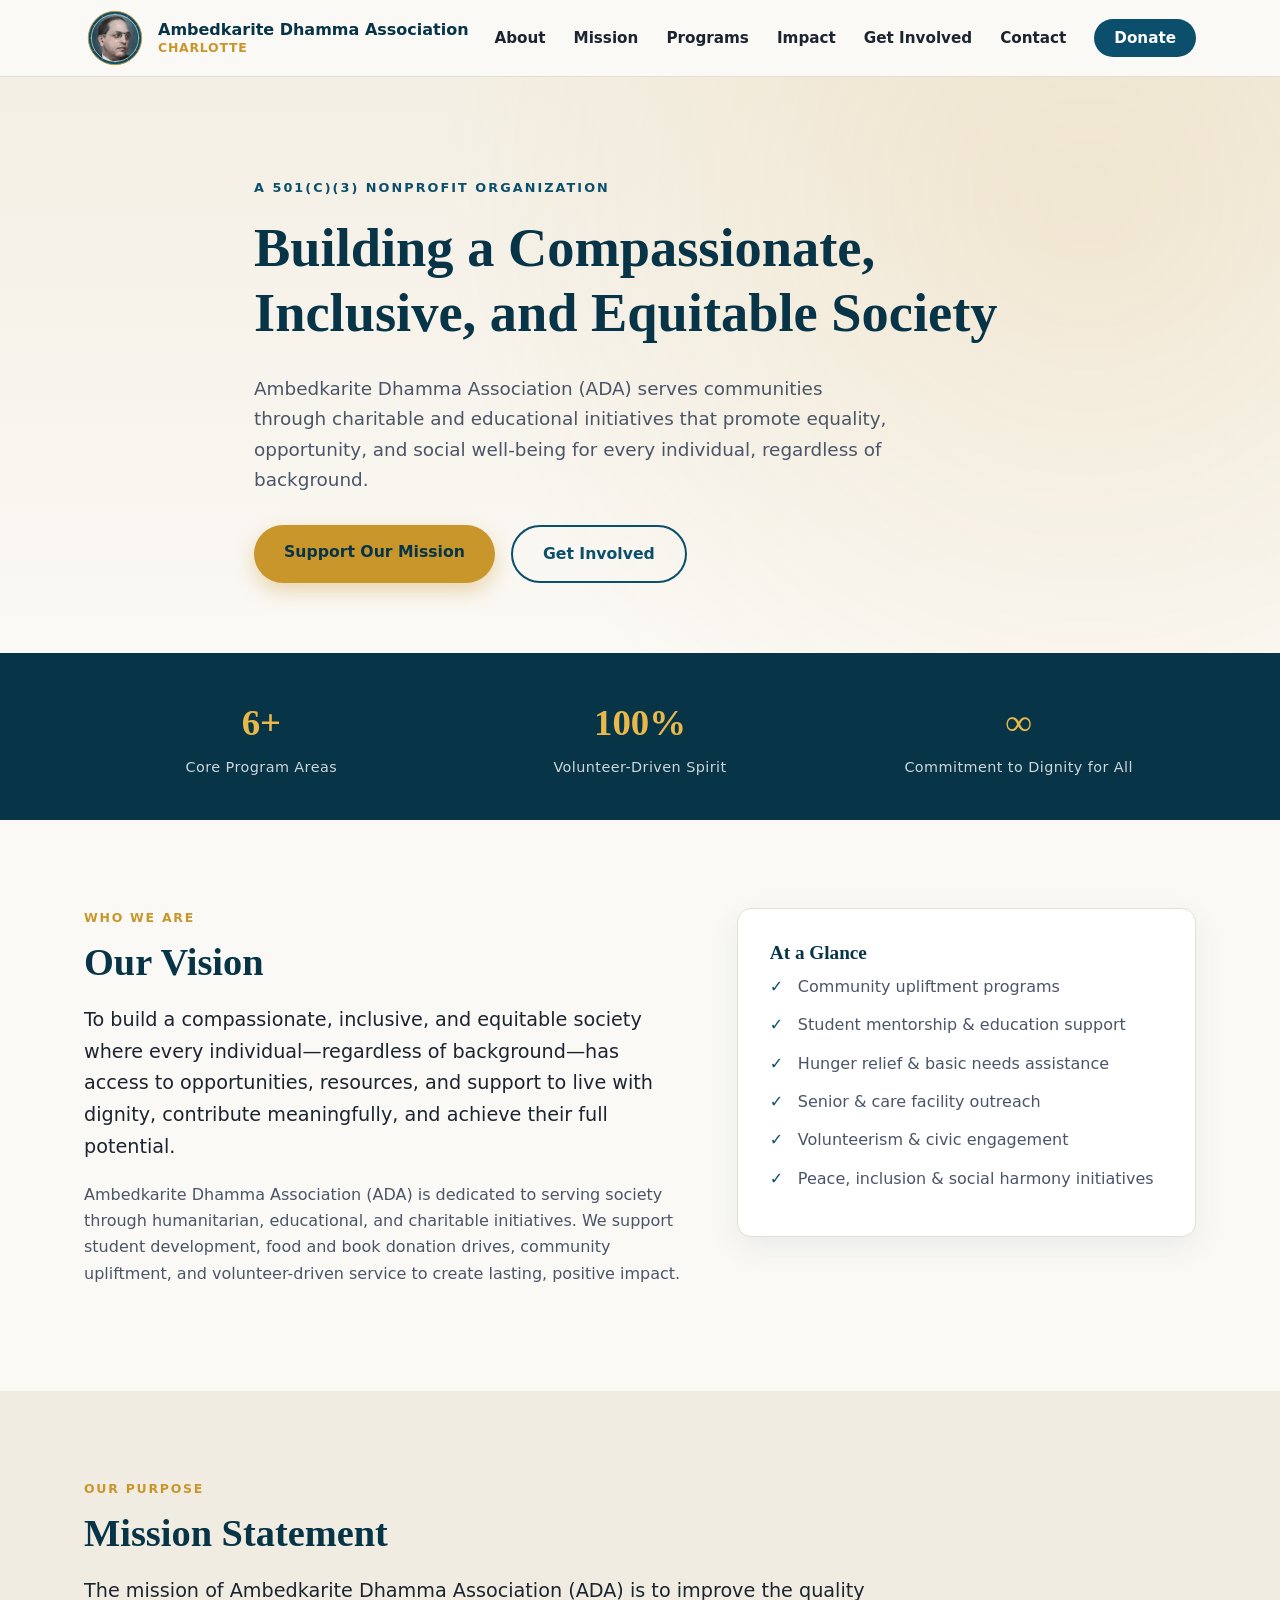
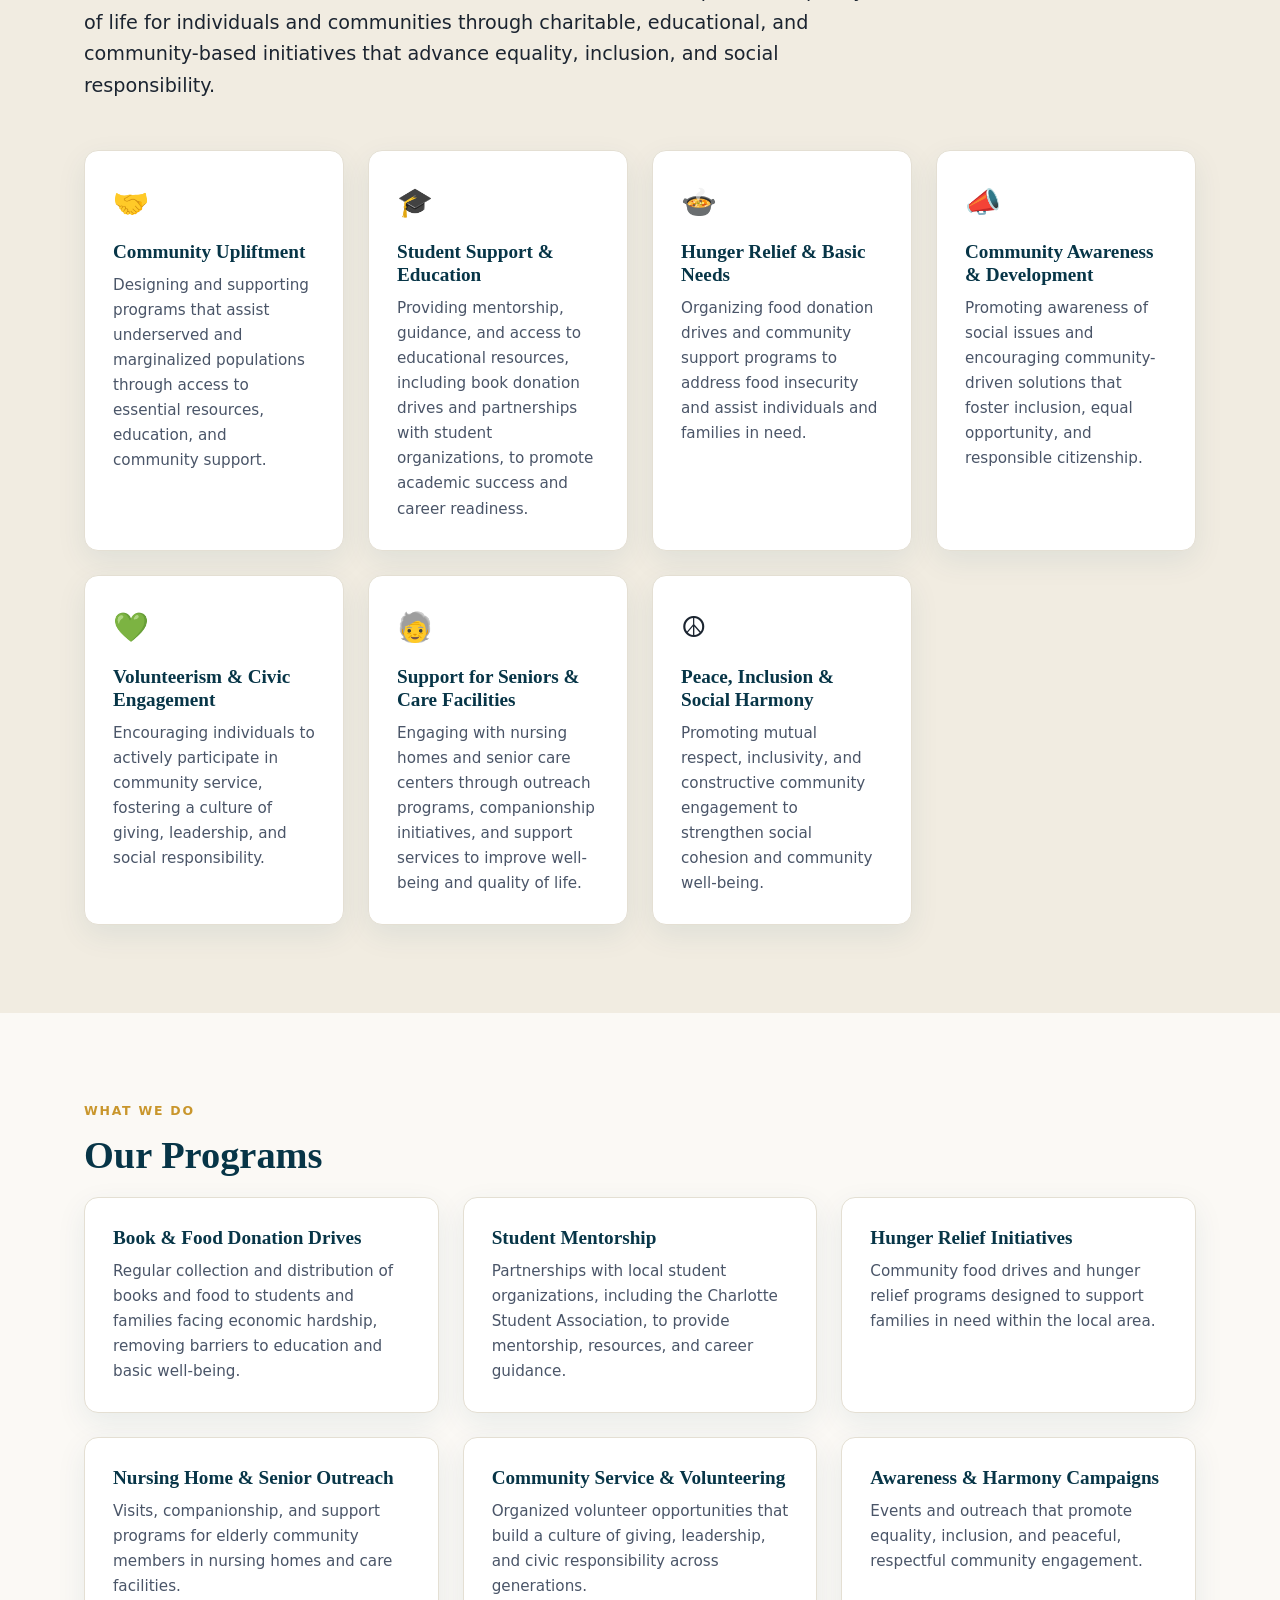
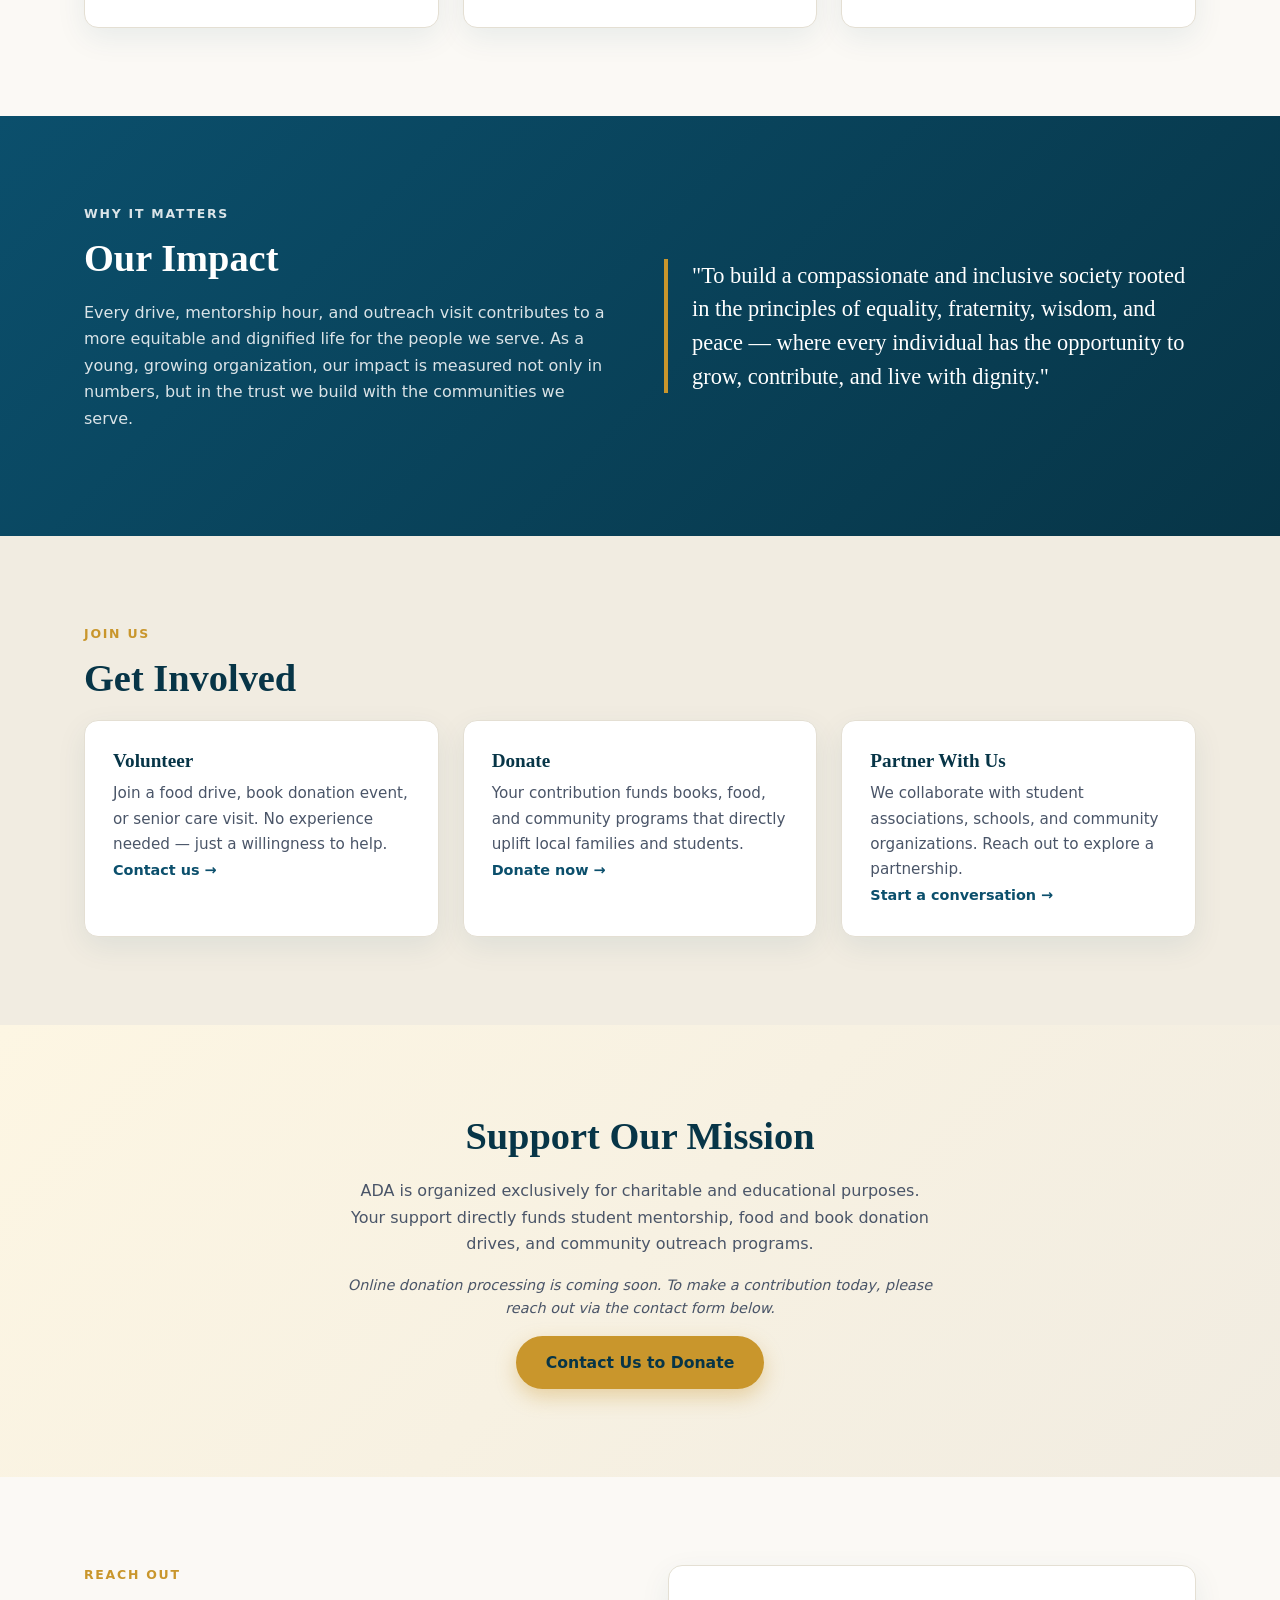
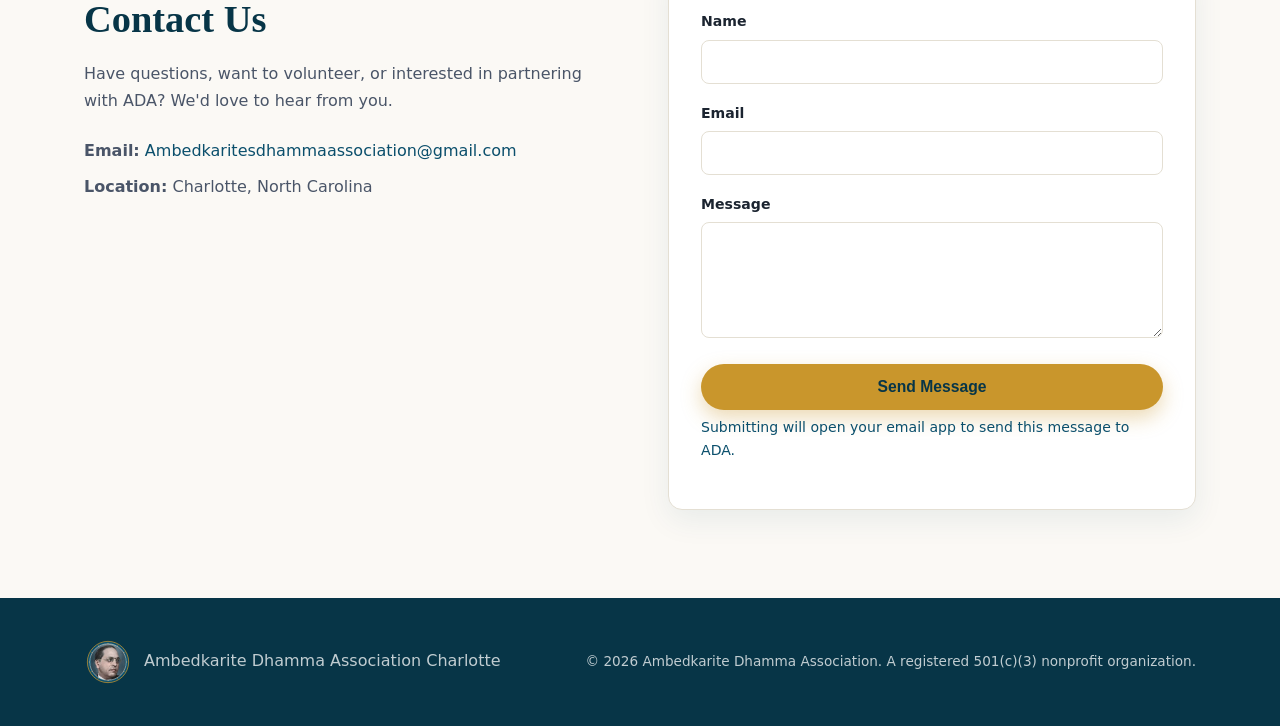
<file: index.html>
<!DOCTYPE html>
<html lang="en">
<head>
<meta charset="UTF-8">
<meta name="viewport" content="width=device-width, initial-scale=1.0">
<title>Ambedkarite Dhamma Association (ADA) | Equality. Education. Empowerment.</title>
<meta name="description" content="Ambedkarite Dhamma Association (ADA) is a 501(c)(3) nonprofit serving communities through charitable and educational initiatives that promote equality, opportunity, and social well-being.">
<link rel="icon" type="image/svg+xml" href="assets/logo-icon.svg">
<link rel="stylesheet" href="styles.css">
</head>
<body>

<header class="site-header" id="top">
  <div class="container header-inner">
    <a class="brand" href="#top">
      <img src="assets/logo-icon.svg" alt="" class="brand-mark-img" aria-hidden="true">
      <span class="brand-text">
        <span class="brand-text-main">Ambedkarite Dhamma Association</span>
        <span class="brand-text-sub">Charlotte</span>
      </span>
    </a>
    <nav class="main-nav" aria-label="Primary">
      <button class="nav-toggle" id="navToggle" aria-expanded="false" aria-controls="navList">
        <span></span><span></span><span></span>
      </button>
      <ul id="navList">
        <li><a href="#about">About</a></li>
        <li><a href="#mission">Mission</a></li>
        <li><a href="#programs">Programs</a></li>
        <li><a href="#impact">Impact</a></li>
        <li><a href="#get-involved">Get Involved</a></li>
        <li><a href="#contact">Contact</a></li>
        <li><a class="btn-nav" href="#donate">Donate</a></li>
      </ul>
    </nav>
  </div>
</header>

<section class="hero">
  <div class="container hero-inner">
    <p class="eyebrow">A 501(c)(3) Nonprofit Organization</p>
    <h1>Building a Compassionate, Inclusive, and Equitable Society</h1>
    <p class="hero-sub">Ambedkarite Dhamma Association (ADA) serves communities through charitable and educational initiatives that promote equality, opportunity, and social well-being for every individual, regardless of background.</p>
    <div class="hero-actions">
      <a href="#donate" class="btn btn-primary">Support Our Mission</a>
      <a href="#get-involved" class="btn btn-outline">Get Involved</a>
    </div>
  </div>
</section>

<section class="stats">
  <div class="container stats-grid">
    <div class="stat">
      <span class="stat-num">6+</span>
      <span class="stat-label">Core Program Areas</span>
    </div>
    <div class="stat">
      <span class="stat-num">100%</span>
      <span class="stat-label">Volunteer-Driven Spirit</span>
    </div>
    <div class="stat">
      <span class="stat-num">∞</span>
      <span class="stat-label">Commitment to Dignity for All</span>
    </div>
  </div>
</section>

<section id="about" class="section">
  <div class="container about-grid">
    <div class="about-text">
      <p class="section-kicker">Who We Are</p>
      <h2>Our Vision</h2>
      <p class="lead">To build a compassionate, inclusive, and equitable society where every individual—regardless of background—has access to opportunities, resources, and support to live with dignity, contribute meaningfully, and achieve their full potential.</p>
      <p>Ambedkarite Dhamma Association (ADA) is dedicated to serving society through humanitarian, educational, and charitable initiatives. We support student development, food and book donation drives, community upliftment, and volunteer-driven service to create lasting, positive impact.</p>
    </div>
    <div class="about-card">
      <h3>At a Glance</h3>
      <ul class="checklist">
        <li>Community upliftment programs</li>
        <li>Student mentorship &amp; education support</li>
        <li>Hunger relief &amp; basic needs assistance</li>
        <li>Senior &amp; care facility outreach</li>
        <li>Volunteerism &amp; civic engagement</li>
        <li>Peace, inclusion &amp; social harmony initiatives</li>
      </ul>
    </div>
  </div>
</section>

<section id="mission" class="section section-alt">
  <div class="container">
    <p class="section-kicker">Our Purpose</p>
    <h2>Mission Statement</h2>
    <p class="lead mission-statement">The mission of Ambedkarite Dhamma Association (ADA) is to improve the quality of life for individuals and communities through charitable, educational, and community-based initiatives that advance equality, inclusion, and social responsibility.</p>

    <div class="pillars-grid">
      <div class="pillar-card">
        <div class="pillar-icon" aria-hidden="true">🤝</div>
        <h3>Community Upliftment</h3>
        <p>Designing and supporting programs that assist underserved and marginalized populations through access to essential resources, education, and community support.</p>
      </div>
      <div class="pillar-card">
        <div class="pillar-icon" aria-hidden="true">🎓</div>
        <h3>Student Support &amp; Education</h3>
        <p>Providing mentorship, guidance, and access to educational resources, including book donation drives and partnerships with student organizations, to promote academic success and career readiness.</p>
      </div>
      <div class="pillar-card">
        <div class="pillar-icon" aria-hidden="true">🍲</div>
        <h3>Hunger Relief &amp; Basic Needs</h3>
        <p>Organizing food donation drives and community support programs to address food insecurity and assist individuals and families in need.</p>
      </div>
      <div class="pillar-card">
        <div class="pillar-icon" aria-hidden="true">📣</div>
        <h3>Community Awareness &amp; Development</h3>
        <p>Promoting awareness of social issues and encouraging community-driven solutions that foster inclusion, equal opportunity, and responsible citizenship.</p>
      </div>
      <div class="pillar-card">
        <div class="pillar-icon" aria-hidden="true">💚</div>
        <h3>Volunteerism &amp; Civic Engagement</h3>
        <p>Encouraging individuals to actively participate in community service, fostering a culture of giving, leadership, and social responsibility.</p>
      </div>
      <div class="pillar-card">
        <div class="pillar-icon" aria-hidden="true">🧓</div>
        <h3>Support for Seniors &amp; Care Facilities</h3>
        <p>Engaging with nursing homes and senior care centers through outreach programs, companionship initiatives, and support services to improve well-being and quality of life.</p>
      </div>
      <div class="pillar-card">
        <div class="pillar-icon" aria-hidden="true">☮️</div>
        <h3>Peace, Inclusion &amp; Social Harmony</h3>
        <p>Promoting mutual respect, inclusivity, and constructive community engagement to strengthen social cohesion and community well-being.</p>
      </div>
    </div>
  </div>
</section>

<section id="programs" class="section">
  <div class="container">
    <p class="section-kicker">What We Do</p>
    <h2>Our Programs</h2>
    <div class="programs-grid">
      <div class="program-card">
        <h3>Book &amp; Food Donation Drives</h3>
        <p>Regular collection and distribution of books and food to students and families facing economic hardship, removing barriers to education and basic well-being.</p>
      </div>
      <div class="program-card">
        <h3>Student Mentorship</h3>
        <p>Partnerships with local student organizations, including the Charlotte Student Association, to provide mentorship, resources, and career guidance.</p>
      </div>
      <div class="program-card">
        <h3>Hunger Relief Initiatives</h3>
        <p>Community food drives and hunger relief programs designed to support families in need within the local area.</p>
      </div>
      <div class="program-card">
        <h3>Nursing Home &amp; Senior Outreach</h3>
        <p>Visits, companionship, and support programs for elderly community members in nursing homes and care facilities.</p>
      </div>
      <div class="program-card">
        <h3>Community Service &amp; Volunteering</h3>
        <p>Organized volunteer opportunities that build a culture of giving, leadership, and civic responsibility across generations.</p>
      </div>
      <div class="program-card">
        <h3>Awareness &amp; Harmony Campaigns</h3>
        <p>Events and outreach that promote equality, inclusion, and peaceful, respectful community engagement.</p>
      </div>
    </div>
  </div>
</section>

<section id="impact" class="section section-dark">
  <div class="container impact-grid">
    <div class="impact-text">
      <p class="section-kicker">Why It Matters</p>
      <h2>Our Impact</h2>
      <p>Every drive, mentorship hour, and outreach visit contributes to a more equitable and dignified life for the people we serve. As a young, growing organization, our impact is measured not only in numbers, but in the trust we build with the communities we serve.</p>
    </div>
    <blockquote class="pull-quote">
      "To build a compassionate and inclusive society rooted in the principles of equality, fraternity, wisdom, and peace — where every individual has the opportunity to grow, contribute, and live with dignity."
    </blockquote>
  </div>
</section>

<section id="get-involved" class="section section-alt">
  <div class="container">
    <p class="section-kicker">Join Us</p>
    <h2>Get Involved</h2>
    <div class="involve-grid">
      <div class="involve-card">
        <h3>Volunteer</h3>
        <p>Join a food drive, book donation event, or senior care visit. No experience needed — just a willingness to help.</p>
        <a href="#contact" class="link-arrow">Contact us &rarr;</a>
      </div>
      <div class="involve-card">
        <h3>Donate</h3>
        <p>Your contribution funds books, food, and community programs that directly uplift local families and students.</p>
        <a href="#donate" class="link-arrow">Donate now &rarr;</a>
      </div>
      <div class="involve-card">
        <h3>Partner With Us</h3>
        <p>We collaborate with student associations, schools, and community organizations. Reach out to explore a partnership.</p>
        <a href="#contact" class="link-arrow">Start a conversation &rarr;</a>
      </div>
    </div>
  </div>
</section>

<section id="donate" class="section donate-section">
  <div class="container donate-inner">
    <h2>Support Our Mission</h2>
    <p>ADA is organized exclusively for charitable and educational purposes. Your support directly funds student mentorship, food and book donation drives, and community outreach programs.</p>
    <p class="donate-note">Online donation processing is coming soon. To make a contribution today, please reach out via the contact form below.</p>
    <a href="#contact" class="btn btn-primary">Contact Us to Donate</a>
  </div>
</section>

<section id="contact" class="section">
  <div class="container contact-grid">
    <div class="contact-info">
      <p class="section-kicker">Reach Out</p>
      <h2>Contact Us</h2>
      <p>Have questions, want to volunteer, or interested in partnering with ADA? We'd love to hear from you.</p>
      <ul class="contact-list">
        <li><strong>Email:</strong> <a href="mailto:Ambedkaritesdhammaassociation@gmail.com">Ambedkaritesdhammaassociation@gmail.com</a></li>
        <li><strong>Location:</strong> Charlotte, North Carolina</li>
      </ul>
    </div>
    <form class="contact-form" id="contactForm">
      <label for="name">Name</label>
      <input type="text" id="name" name="name" required>

      <label for="email">Email</label>
      <input type="email" id="email" name="email" required>

      <label for="message">Message</label>
      <textarea id="message" name="message" rows="5" required></textarea>

      <button type="submit" class="btn btn-primary">Send Message</button>
      <p class="form-status" id="formStatus" role="status">Submitting will open your email app to send this message to ADA.</p>
    </form>
  </div>
</section>

<footer class="site-footer">
  <div class="container footer-inner">
    <div class="footer-brand">
      <img src="assets/logo-icon.svg" alt="" class="brand-mark-img small" aria-hidden="true">
      <p>Ambedkarite Dhamma Association Charlotte</p>
    </div>
    <p class="footer-copy">&copy; <span id="year"></span> Ambedkarite Dhamma Association. A registered 501(c)(3) nonprofit organization.</p>
  </div>
</footer>

<script src="script.js"></script>
</body>
</html>
</file>
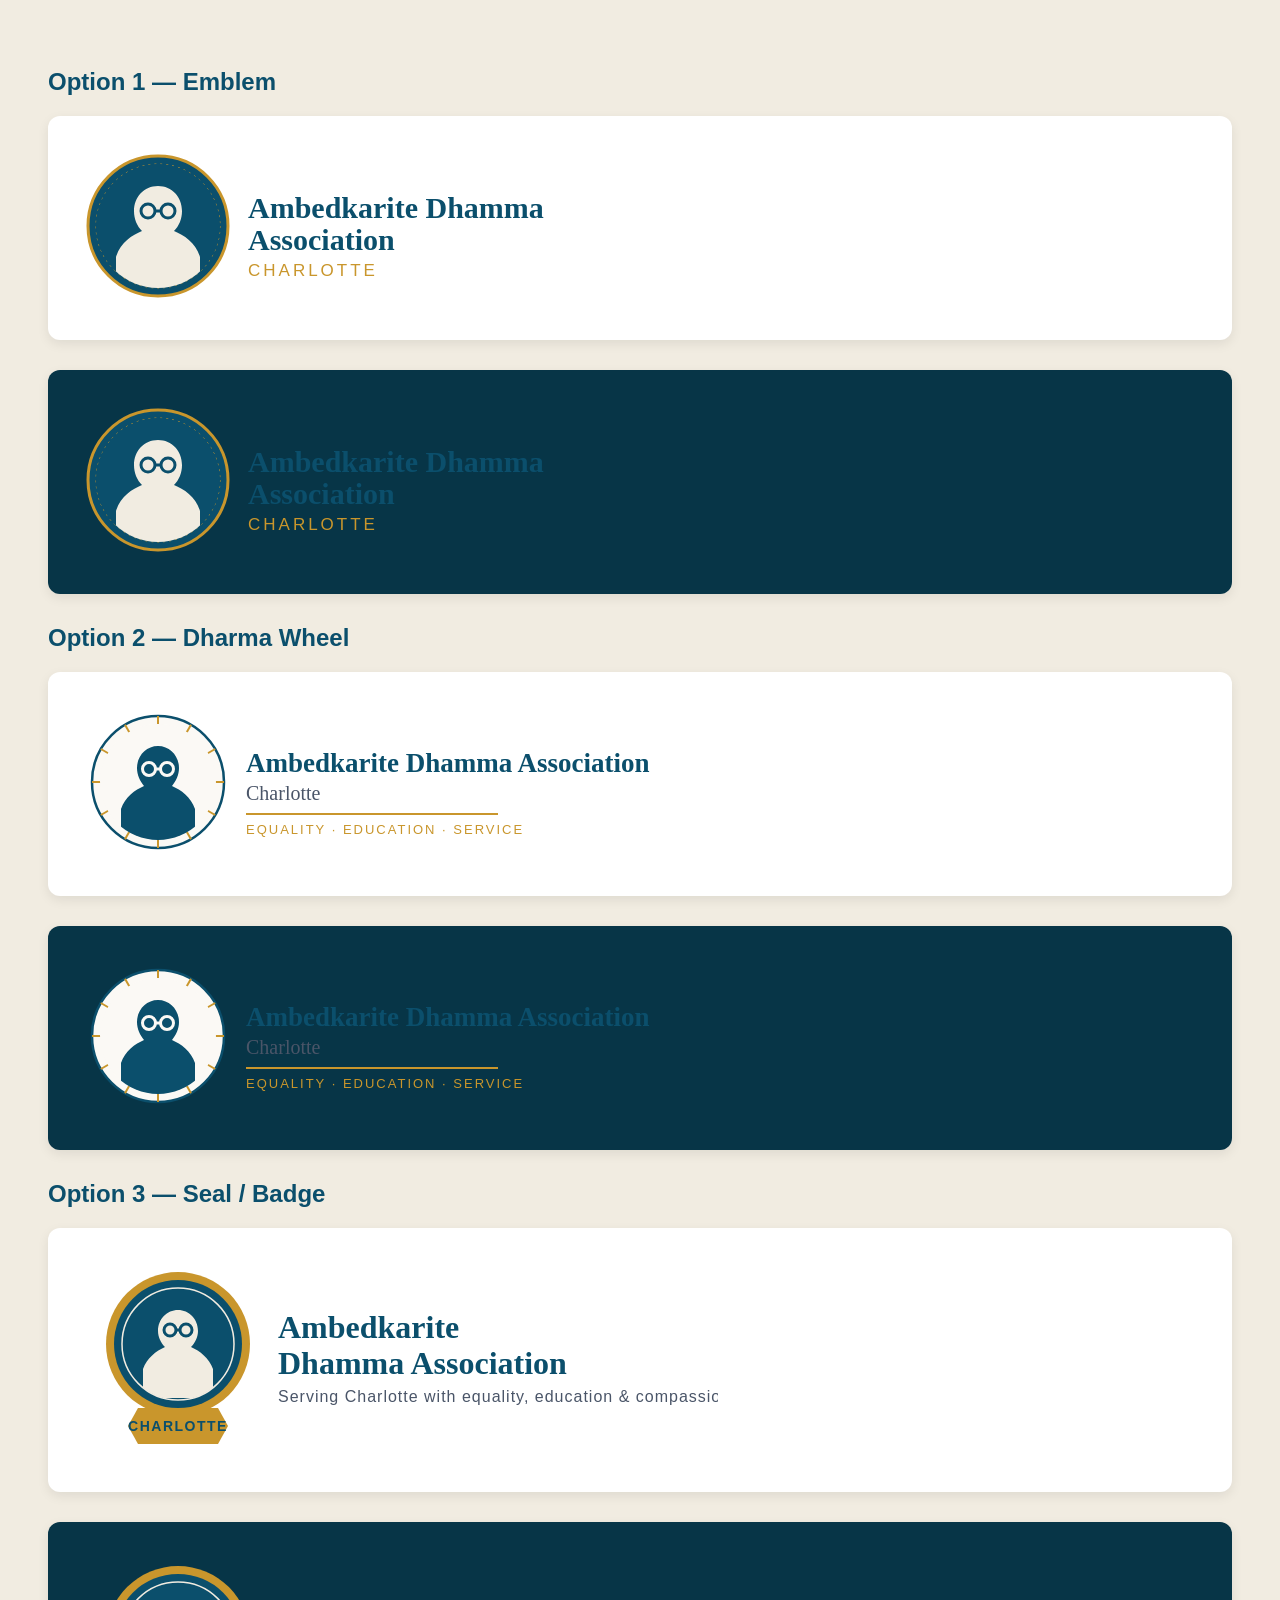
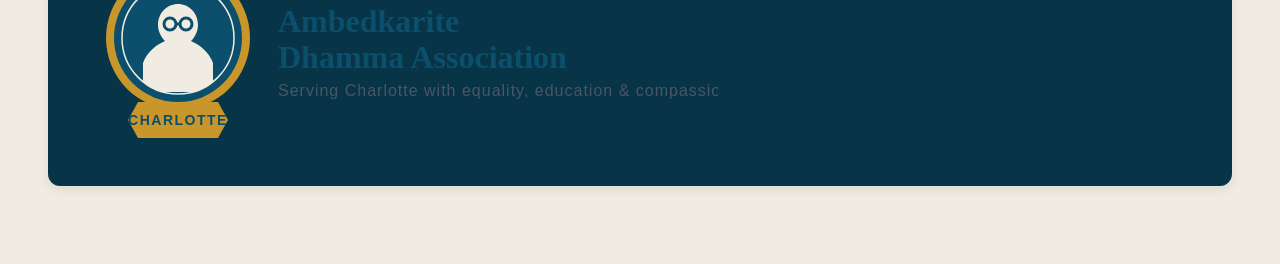
<file: logo-options/preview.html>
<!DOCTYPE html>
<html lang="en">
<head>
<meta charset="UTF-8">
<title>ADA Logo Options</title>
<style>
  body { font-family: Arial, sans-serif; background: #f1ece1; padding: 40px; }
  h2 { color: #0B4F6C; }
  .card { background: white; padding: 30px; margin-bottom: 30px; border-radius: 12px; box-shadow: 0 4px 12px rgba(0,0,0,0.08); }
  .card.dark { background: #073547; }
  .card.dark h2 { color: #F1ECE1; }
  img { max-width: 100%; height: auto; }
  .label { font-size: 13px; color: #888; margin-top: 8px; }
</style>
</head>
<body>

<h2>Option 1 — Emblem</h2>
<div class="card"><img src="option1-emblem.svg" alt="Option 1 on light"></div>
<div class="card dark"><img src="option1-emblem.svg" alt="Option 1 on dark"></div>

<h2>Option 2 — Dharma Wheel</h2>
<div class="card"><img src="option2-dharmawheel.svg" alt="Option 2 on light"></div>
<div class="card dark"><img src="option2-dharmawheel.svg" alt="Option 2 on dark"></div>

<h2>Option 3 — Seal / Badge</h2>
<div class="card"><img src="option3-seal.svg" alt="Option 3 on light"></div>
<div class="card dark"><img src="option3-seal.svg" alt="Option 3 on dark"></div>

</body>
</html>
</file>
<file: styles.css>
:root {
  --navy: #0B4F6C;
  --navy-dark: #073547;
  --gold: #C9962C;
  --gold-light: #E8B84B;
  --ink: #1B2430;
  --ink-soft: #4A5568;
  --bg: #FBF9F5;
  --bg-alt: #F1ECE1;
  --white: #FFFFFF;
  --border: #E4DFD3;
  --radius: 14px;
  --shadow: 0 10px 30px rgba(11, 79, 108, 0.08);
  --max-width: 1160px;
}

* { box-sizing: border-box; }

html { scroll-behavior: smooth; }

body {
  margin: 0;
  font-family: 'Segoe UI', system-ui, -apple-system, Roboto, Helvetica, Arial, sans-serif;
  color: var(--ink);
  background: var(--bg);
  line-height: 1.65;
}

h1, h2, h3 {
  font-family: Georgia, 'Times New Roman', serif;
  color: var(--navy-dark);
  line-height: 1.2;
  margin: 0 0 0.5em;
}

h1 { font-size: clamp(2rem, 4.5vw, 3.4rem); }
h2 { font-size: clamp(1.6rem, 3vw, 2.4rem); }
h3 { font-size: 1.2rem; }

p { color: var(--ink-soft); margin: 0 0 1em; }

a { color: var(--navy); text-decoration: none; }
a:hover { color: var(--gold); }

.container {
  max-width: var(--max-width);
  margin: 0 auto;
  padding: 0 24px;
}

.section { padding: 88px 0; }
.section-alt { background: var(--bg-alt); }
.section-dark {
  background: linear-gradient(135deg, var(--navy) 0%, var(--navy-dark) 100%);
  color: var(--white);
}
.section-dark h2 { color: var(--white); }
.section-dark p { color: rgba(255,255,255,0.85); }

.section-kicker {
  text-transform: uppercase;
  letter-spacing: 0.14em;
  font-size: 0.78rem;
  font-weight: 700;
  color: var(--gold);
  margin: 0 0 10px;
}

.lead {
  font-size: 1.2rem;
  color: var(--ink);
}

/* Header */
.site-header {
  position: sticky;
  top: 0;
  z-index: 100;
  background: rgba(251, 249, 245, 0.92);
  backdrop-filter: blur(8px);
  border-bottom: 1px solid var(--border);
}

.header-inner {
  display: flex;
  align-items: center;
  justify-content: space-between;
  height: 76px;
}

.brand {
  display: flex;
  align-items: center;
  gap: 12px;
  font-weight: 700;
  color: var(--navy-dark);
}

.brand-mark-img {
  width: 62px;
  height: 62px;
  display: block;
}
.brand-mark-img.small { width: 48px; height: 48px; }

.brand-text {
  display: flex;
  flex-direction: column;
  line-height: 1.25;
}
.brand-text-main { font-size: 1rem; }
.brand-text-sub {
  font-size: 0.78rem;
  font-weight: 600;
  color: var(--gold);
  letter-spacing: 0.06em;
  text-transform: uppercase;
}

.footer-brand {
  display: flex;
  align-items: center;
  gap: 12px;
}
.footer-brand p { margin: 0; }

.main-nav ul {
  list-style: none;
  display: flex;
  align-items: center;
  gap: 28px;
  margin: 0;
  padding: 0;
}

.main-nav a {
  color: var(--ink);
  font-weight: 600;
  font-size: 0.95rem;
}

.btn-nav {
  background: var(--navy);
  color: var(--white) !important;
  padding: 10px 20px;
  border-radius: 999px;
}
.btn-nav:hover { background: var(--gold); }

.nav-toggle {
  display: none;
  flex-direction: column;
  gap: 5px;
  background: none;
  border: none;
  cursor: pointer;
  padding: 6px;
}
.nav-toggle span {
  width: 24px;
  height: 2px;
  background: var(--navy-dark);
}

/* Hero */
.hero {
  padding: 100px 0 70px;
  background:
    radial-gradient(circle at 85% 20%, rgba(201,150,44,0.12), transparent 55%),
    linear-gradient(180deg, #F4EFE4 0%, var(--bg) 100%);
}

.hero-inner { max-width: 820px; }

.eyebrow {
  text-transform: uppercase;
  letter-spacing: 0.16em;
  font-size: 0.8rem;
  font-weight: 700;
  color: var(--navy);
  margin-bottom: 18px;
}

.hero-sub {
  font-size: 1.15rem;
  max-width: 640px;
}

.hero-actions {
  display: flex;
  gap: 16px;
  margin-top: 30px;
  flex-wrap: wrap;
}

.btn {
  display: inline-block;
  padding: 14px 30px;
  border-radius: 999px;
  font-weight: 700;
  font-size: 0.98rem;
  transition: transform 0.15s ease, box-shadow 0.15s ease;
}
.btn:hover { transform: translateY(-2px); }

.btn-primary {
  background: var(--gold);
  color: var(--navy-dark) !important;
  box-shadow: 0 8px 20px rgba(201,150,44,0.35);
}
.btn-primary:hover { background: var(--gold-light); }

.btn-outline {
  border: 2px solid var(--navy);
  color: var(--navy) !important;
}
.btn-outline:hover { border-color: var(--gold); color: var(--gold) !important; }

/* Stats */
.stats { padding: 40px 0; background: var(--navy-dark); }
.stats-grid {
  display: grid;
  grid-template-columns: repeat(3, 1fr);
  gap: 24px;
  text-align: center;
}
.stat-num {
  display: block;
  font-family: Georgia, serif;
  font-size: 2.3rem;
  color: var(--gold-light);
  font-weight: 700;
}
.stat-label {
  color: rgba(255,255,255,0.8);
  font-size: 0.9rem;
  letter-spacing: 0.03em;
}

/* About */
.about-grid {
  display: grid;
  grid-template-columns: 1.3fr 1fr;
  gap: 56px;
  align-items: start;
}

.about-card {
  background: var(--white);
  border: 1px solid var(--border);
  border-radius: var(--radius);
  padding: 32px;
  box-shadow: var(--shadow);
}

.checklist {
  list-style: none;
  padding: 0;
  margin: 0;
}
.checklist li {
  position: relative;
  padding-left: 28px;
  margin-bottom: 12px;
  color: var(--ink-soft);
}
.checklist li::before {
  content: "✓";
  position: absolute;
  left: 0;
  color: var(--navy);
  font-weight: 700;
}

/* Mission pillars */
.mission-statement {
  max-width: 800px;
  margin-bottom: 48px;
}

.pillars-grid {
  display: grid;
  grid-template-columns: repeat(auto-fit, minmax(260px, 1fr));
  gap: 24px;
}

.pillar-card, .program-card, .involve-card {
  background: var(--white);
  border: 1px solid var(--border);
  border-radius: var(--radius);
  padding: 28px;
  box-shadow: var(--shadow);
  transition: transform 0.15s ease;
}
.pillar-card:hover, .program-card:hover, .involve-card:hover {
  transform: translateY(-4px);
}

.pillar-icon {
  font-size: 1.8rem;
  margin-bottom: 14px;
}

.pillar-card p, .program-card p, .involve-card p {
  font-size: 0.95rem;
  margin-bottom: 0;
}

/* Programs */
.programs-grid {
  display: grid;
  grid-template-columns: repeat(auto-fit, minmax(280px, 1fr));
  gap: 24px;
}

/* Impact */
.impact-grid {
  display: grid;
  grid-template-columns: 1fr 1fr;
  gap: 48px;
  align-items: center;
}

.pull-quote {
  font-family: Georgia, serif;
  font-size: 1.4rem;
  line-height: 1.5;
  margin: 0;
  padding-left: 24px;
  border-left: 4px solid var(--gold);
  color: var(--white);
}

/* Get involved */
.involve-grid {
  display: grid;
  grid-template-columns: repeat(auto-fit, minmax(260px, 1fr));
  gap: 24px;
}

.link-arrow {
  font-weight: 700;
  font-size: 0.9rem;
}

/* Donate */
.donate-section {
  text-align: center;
  background: linear-gradient(135deg, #FDF6E3 0%, var(--bg-alt) 100%);
}
.donate-inner { max-width: 640px; margin: 0 auto; }
.donate-note {
  font-size: 0.9rem;
  font-style: italic;
  color: var(--ink-soft);
}

/* Contact */
.contact-grid {
  display: grid;
  grid-template-columns: 1fr 1fr;
  gap: 56px;
}

.contact-list {
  list-style: none;
  padding: 0;
  margin: 24px 0;
}
.contact-list li { margin-bottom: 10px; color: var(--ink-soft); }

.contact-fineprint {
  font-size: 0.82rem;
  color: #A0785A;
  background: #FFF6E5;
  border: 1px solid #F0D9A6;
  padding: 12px 14px;
  border-radius: 10px;
}

.contact-form {
  display: flex;
  flex-direction: column;
  gap: 6px;
  background: var(--white);
  border: 1px solid var(--border);
  border-radius: var(--radius);
  padding: 32px;
  box-shadow: var(--shadow);
}

.contact-form label {
  font-weight: 600;
  font-size: 0.88rem;
  margin-top: 12px;
}

.contact-form input,
.contact-form textarea {
  padding: 12px 14px;
  border: 1px solid var(--border);
  border-radius: 8px;
  font-family: inherit;
  font-size: 0.95rem;
  resize: vertical;
}
.contact-form input:focus,
.contact-form textarea:focus {
  outline: none;
  border-color: var(--navy);
}

.contact-form button { margin-top: 20px; border: none; cursor: pointer; }

.form-status {
  font-size: 0.88rem;
  color: var(--navy);
  min-height: 1.2em;
}

/* Footer */
.site-footer {
  background: var(--navy-dark);
  color: rgba(255,255,255,0.75);
  padding: 40px 0;
}
.footer-inner {
  display: flex;
  align-items: center;
  justify-content: space-between;
  flex-wrap: wrap;
  gap: 20px;
}
.footer-inner p { margin: 0; color: rgba(255,255,255,0.75); }
.footer-copy { font-size: 0.85rem; }

/* Responsive */
@media (max-width: 860px) {
  .about-grid, .impact-grid, .contact-grid { grid-template-columns: 1fr; }

  .main-nav ul {
    position: fixed;
    top: 76px;
    left: 0;
    right: 0;
    background: var(--bg);
    flex-direction: column;
    align-items: flex-start;
    padding: 20px 24px;
    gap: 16px;
    border-bottom: 1px solid var(--border);
    display: none;
  }
  .main-nav ul.open { display: flex; }
  .nav-toggle { display: flex; }
  .btn-nav { align-self: flex-start; }
  .stats-grid { grid-template-columns: 1fr; gap: 30px; }
}
</file>
